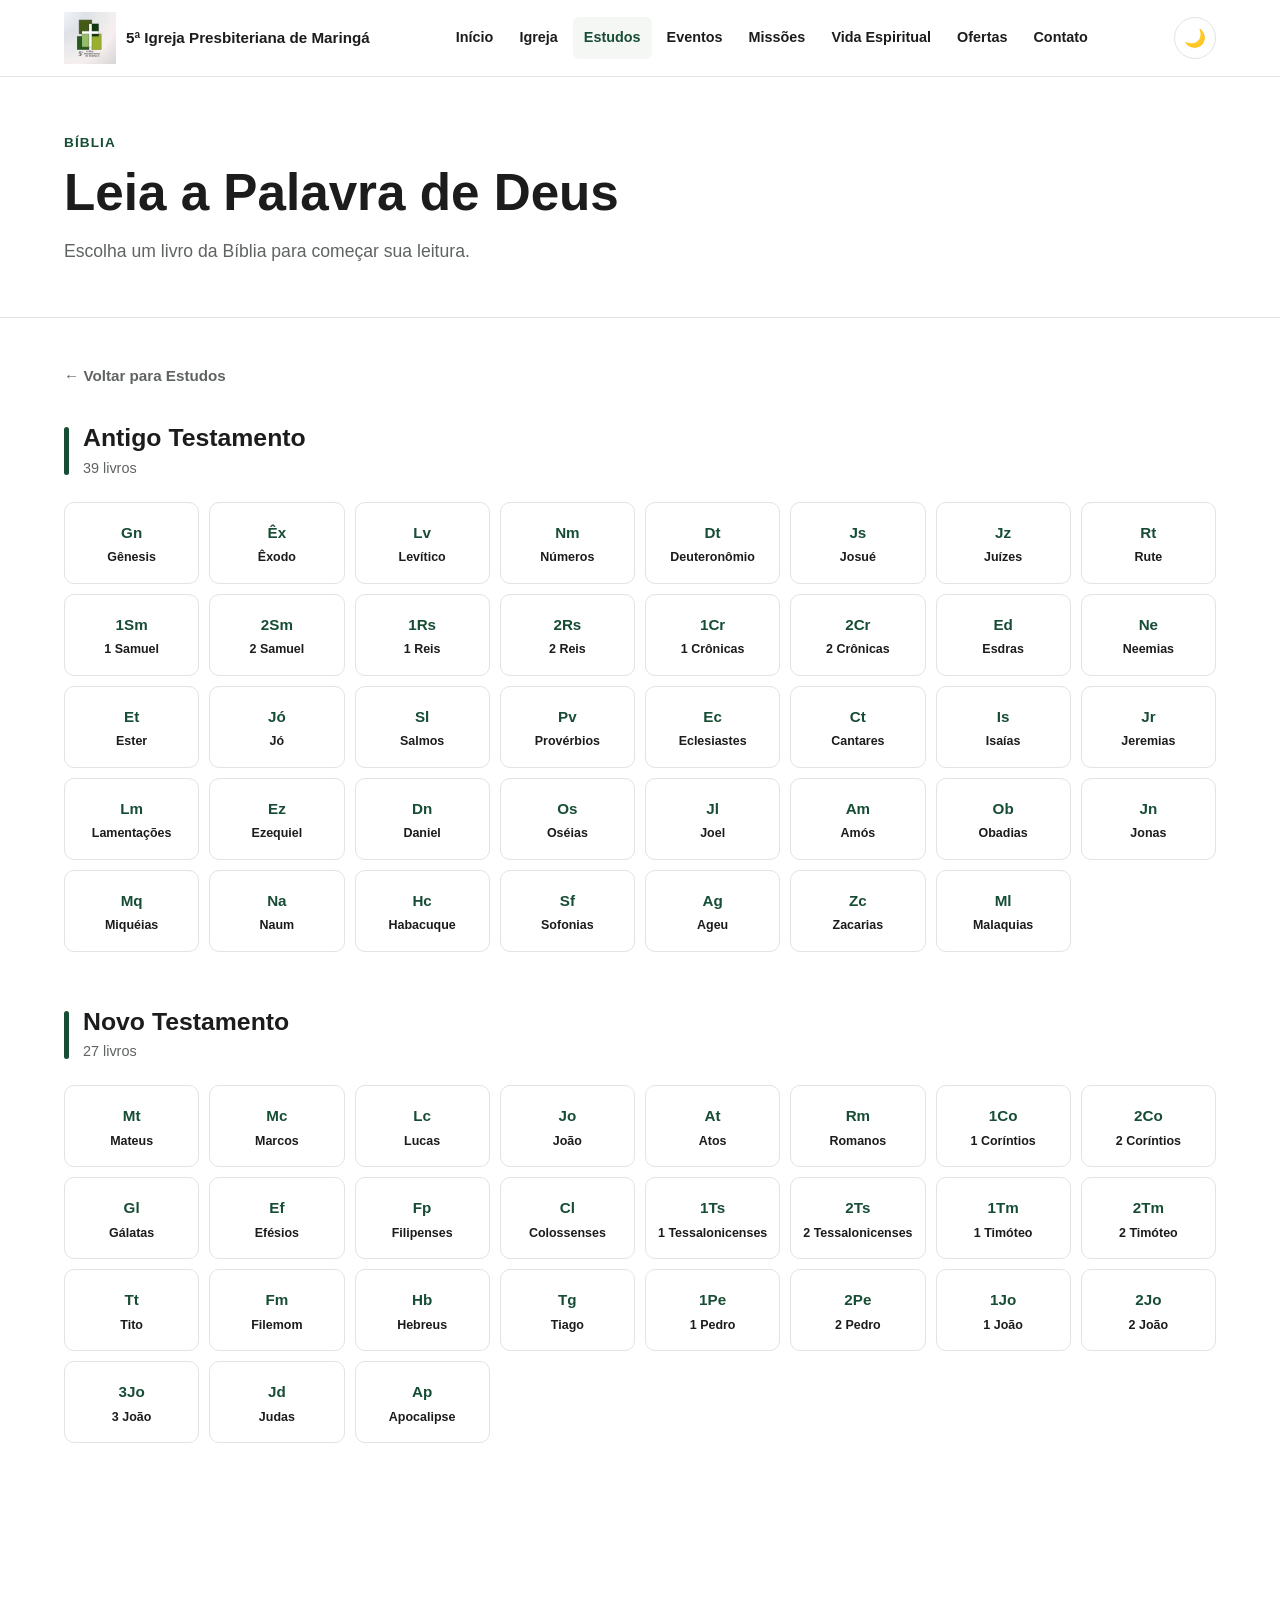
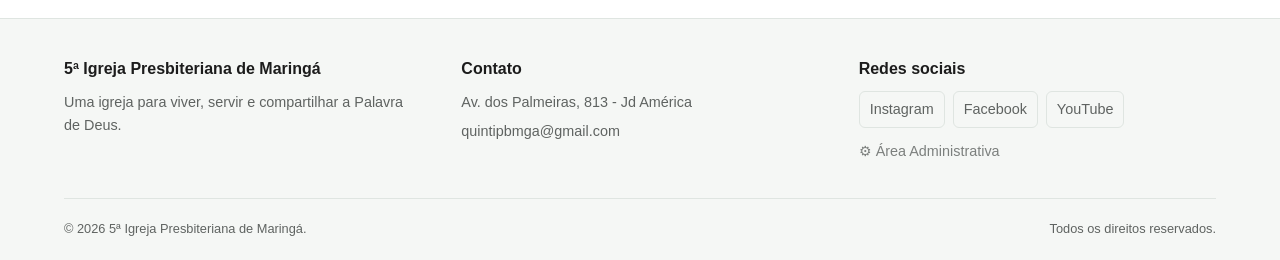
<file: pages/estudos/biblia/index.html>
<!DOCTYPE html>
<html lang="pt-BR">

<head>
    <meta charset="UTF-8">
    <meta name="viewport" content="width=device-width, initial-scale=1.0">

    <meta
        name="description"
        content="Bíblia — 5ª Igreja Presbiteriana de Maringá"
    >

    <title>Bíblia — SIPB Maringá</title>

    <link
        rel="icon"
        type="image/x-icon"
        href="../../../asssets/logo/ipb.ico"
    >

    <link
        rel="stylesheet"
        href="../../../beckend/css/global.css"
    >

    <link
        rel="stylesheet"
        href="../../../beckend/css/components.css"
    >

    <link
        rel="stylesheet"
        href="biblia.css"
    >
</head>

<body data-root="../../../">

    <header id="header"></header>

    <main>

        <!-- INTRODUÇÃO -->
        <section class="biblia-intro">

            <div class="biblia-container">

                <p class="biblia-label">
                    Bíblia
                </p>

                <h1>
                    Leia a Palavra de Deus
                </h1>

                <p class="biblia-texto">
                    Escolha um livro da Bíblia para começar sua leitura.
                </p>

            </div>

        </section>


        <!-- CONTEÚDO -->
        <section class="biblia-conteudo">

            <div class="biblia-container">

                <a
                    href="../estudos.html"
                    class="biblia-voltar"
                >
                    ← Voltar para Estudos
                </a>


                <!-- ANTIGO TESTAMENTO -->
                <section class="biblia-testamento">

                    <div class="biblia-testamento-titulo">

                        <span class="biblia-testamento-linha"></span>

                        <div>

                            <p>
                                Antigo Testamento
                            </p>

                            <span>
                                39 livros
                            </span>

                        </div>

                    </div>

                    <div
                        class="biblia-livros-grid"
                        id="biblia-antigo-testamento"
                    ></div>

                </section>


                <!-- NOVO TESTAMENTO -->
                <section class="biblia-testamento">

                    <div class="biblia-testamento-titulo">

                        <span class="biblia-testamento-linha"></span>

                        <div>

                            <p>
                                Novo Testamento
                            </p>

                            <span>
                                27 livros
                            </span>

                        </div>

                    </div>

                    <div
                        class="biblia-livros-grid"
                        id="biblia-novo-testamento"
                    ></div>

                </section>


                <!-- CAPÍTULOS -->
                <section
                    class="biblia-capitulos-area"
                    id="biblia-capitulos-area"
                    hidden
                >

                    <div class="biblia-capitulos-cabecalho">

                        <button
                            type="button"
                            class="biblia-voltar-livros"
                            id="biblia-voltar-livros"
                        >
                            ← Voltar para livros
                        </button>

                        <p class="biblia-capitulos-label">
                            Livro selecionado
                        </p>

                        <h2 id="biblia-livro-titulo"></h2>

                        <p id="biblia-livro-informacao"></p>

                    </div>

                    <div
                        class="biblia-capitulos-grid"
                        id="biblia-capitulos-grid"
                    ></div>

                </section>


                <!-- LEITOR -->
                <section
                    class="biblia-leitor"
                    id="biblia-leitor"
                    hidden
                >

                    <div class="biblia-leitor-cabecalho">

                        <button
                            type="button"
                            class="biblia-voltar-capitulos"
                            id="biblia-voltar-capitulos"
                        >
                            ← Voltar para capítulos
                        </button>

                        <div class="biblia-leitor-versao">

                            <span>
                                Versão
                            </span>

                            <strong id="biblia-versao-nome">
                                Almeida
                            </strong>

                        </div>

                        <p class="biblia-leitor-label">
                            Leitura
                        </p>

                        <h2 id="biblia-leitor-titulo">
                            João 3
                        </h2>

                        <p id="biblia-leitor-subtitulo">
                            Carregando capítulo...
                        </p>

                    </div>


                    <!-- MENSAGEM DE CARREGAMENTO -->
                    <div
                        class="biblia-leitor-status"
                        id="biblia-leitor-status"
                    >
                        Carregando capítulo...
                    </div>


                    <!-- TEXTO -->
                    <article
                        class="biblia-leitor-texto"
                        id="biblia-leitor-texto"
                    ></article>


                    <!-- NAVEGAÇÃO -->
                    <div
                        class="biblia-leitor-navegacao"
                        id="biblia-leitor-navegacao"
                        hidden
                    >

                        <button
                            type="button"
                            id="biblia-capitulo-anterior"
                            class="biblia-navegacao-botao"
                        >
                            ← Capítulo anterior
                        </button>

                        <button
                            type="button"
                            id="biblia-capitulo-proximo"
                            class="biblia-navegacao-botao"
                        >
                            Próximo capítulo →
                        </button>

                    </div>

                </section>

            </div>

        </section>

    </main>


    <footer id="footer"></footer>


    <script src="../../../beckend/js/global.js"></script>

    <script src="../../../beckend/js/components.js"></script>

    <script src="biblia.js"></script>

</body>

</html>
</file>
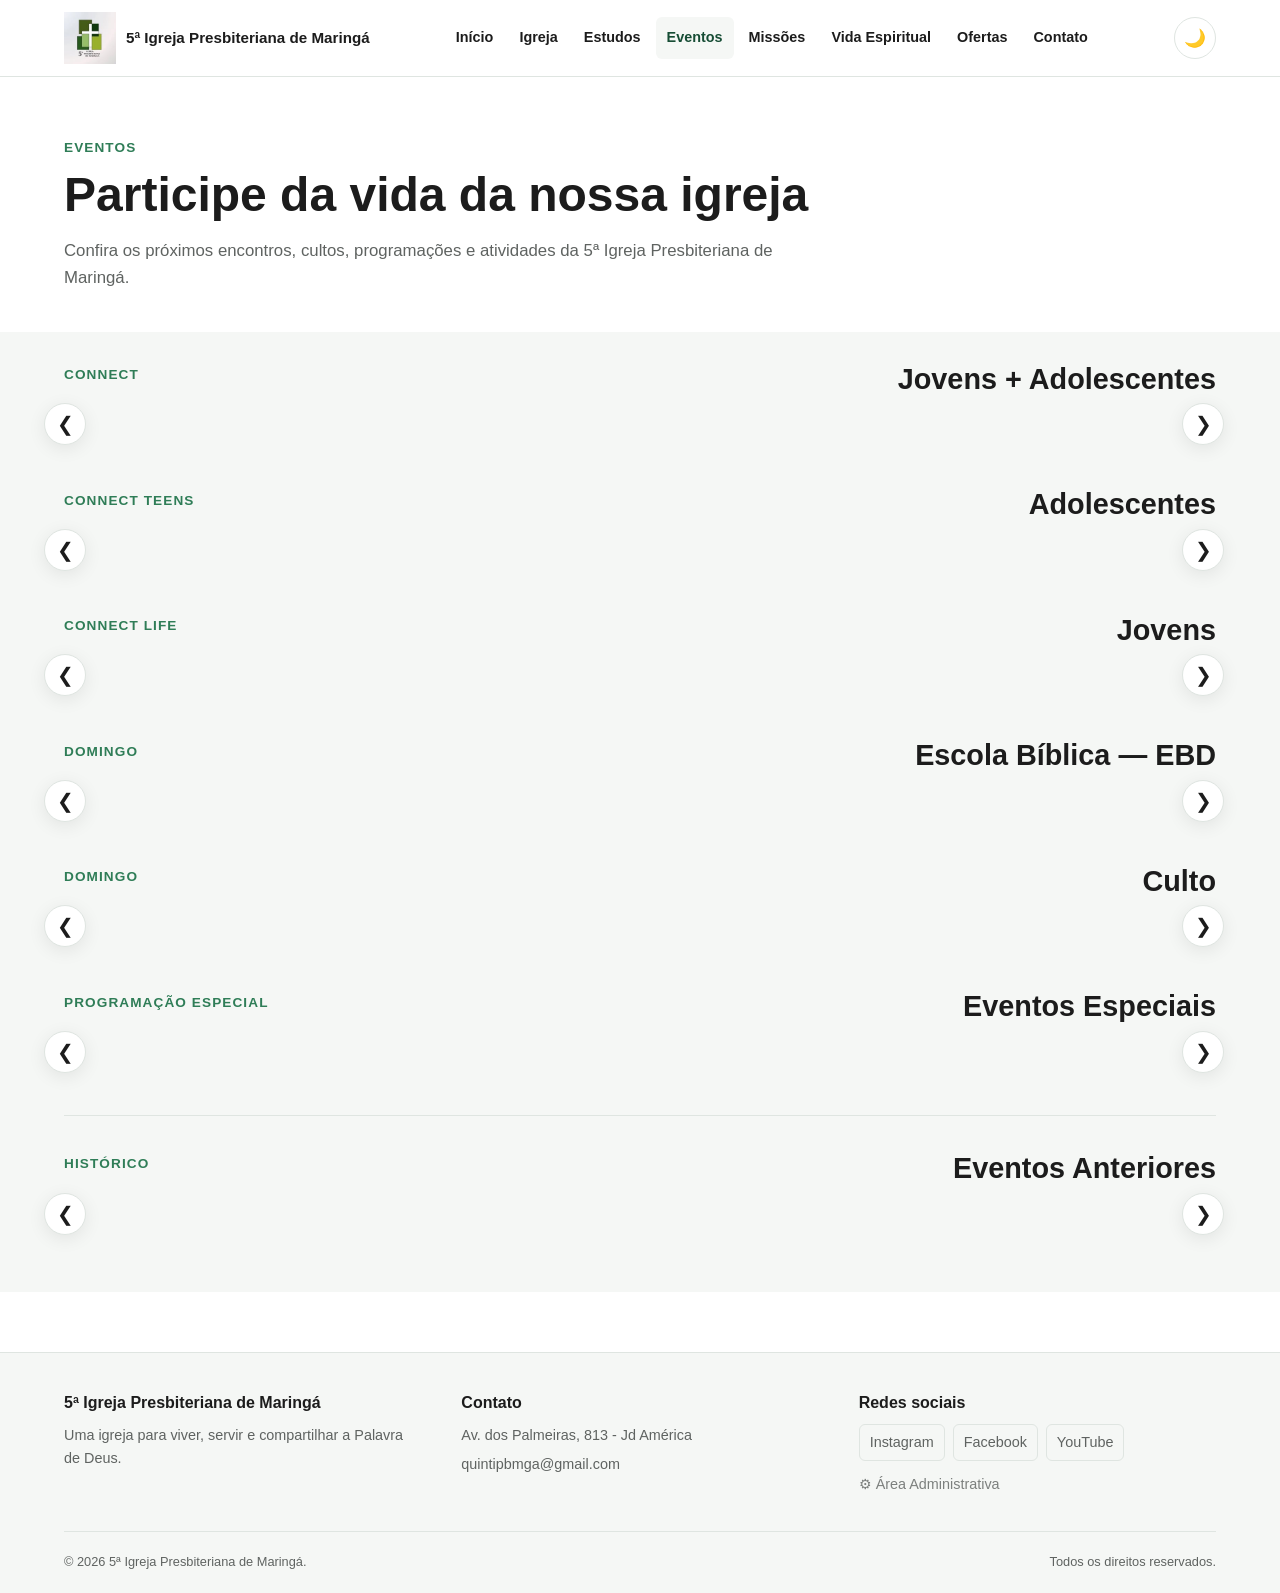
<file: pages/eventos/eventos.html>
<!DOCTYPE html>
<html lang="pt-BR">

<head>

    <meta charset="UTF-8">

    <meta
        name="viewport"
        content="width=device-width, initial-scale=1.0"
    >

    <meta
        name="description"
        content="Confira os próximos eventos da 5ª Igreja Presbiteriana de Maringá."
    >

    <title>
        Eventos — 5ª Igreja Presbiteriana de Maringá
    </title>

    <link
        rel="icon"
        href="../../asssets/logo/ipb.ico"
    >

    <link
        rel="stylesheet"
        href="../../beckend/css/global.css"
    >

    <link
        rel="stylesheet"
        href="../../beckend/css/components.css"
    >

    <link
        rel="stylesheet"
        href="eventos.css"
    >

</head>


<body data-root="../../">


    <!-- =====================================================
         HEADER
         ===================================================== -->

    <header id="header"></header>


    <!-- =====================================================
         CONTEÚDO PRINCIPAL
         ===================================================== -->

    <main>


        <!-- =================================================
             INTRODUÇÃO
             ================================================= -->

        <section class="eventos-intro">

            <div class="eventos-container">

                <p class="eventos-label">
                    Eventos
                </p>

                <h1>
                    Participe da vida da nossa igreja
                </h1>

                <p class="eventos-texto">
                    Confira os próximos encontros, cultos,
                    programações e atividades da
                    5ª Igreja Presbiteriana de Maringá.
                </p>

            </div>

        </section>


        <!-- =================================================
             PROGRAMAÇÕES FIXAS
             ================================================= -->

        <section class="eventos-conteudo">

            <div class="eventos-container">


                <!-- =============================================
                     CONNECT — JOVENS + ADOLESCENTES
                     ============================================= -->

                <div class="eventos-grupo eventos-carrossel-grupo">

                    <div class="eventos-grupo-cabecalho">

                        <p class="eventos-secao-label">
                            Connect
                        </p>

                        <h2>
                            Jovens + Adolescentes
                        </h2>

                    </div>


                    <div class="eventos-carrossel">

                        <button
                            type="button"
                            class="eventos-carrossel-btn eventos-carrossel-anterior"
                            aria-label="Evento anterior"
                        >
                            &#10094;
                        </button>


                        <div
                            class="eventos-carrossel-lista"
                            id="eventos-connect-misto"
                        ></div>


                        <button
                            type="button"
                            class="eventos-carrossel-btn eventos-carrossel-proximo"
                            aria-label="Próximo evento"
                        >
                            &#10095;
                        </button>

                    </div>

                </div>


                <!-- =============================================
                     CONNECT — ADOLESCENTES
                     ============================================= -->

                <div class="eventos-grupo eventos-carrossel-grupo">

                    <div class="eventos-grupo-cabecalho">

                        <p class="eventos-secao-label">
                            Connect Teens
                        </p>

                        <h2>
                            Adolescentes
                        </h2>

                    </div>


                    <div class="eventos-carrossel">

                        <button
                            type="button"
                            class="eventos-carrossel-btn eventos-carrossel-anterior"
                            aria-label="Evento anterior"
                        >
                            &#10094;
                        </button>


                        <div
                            class="eventos-carrossel-lista"
                            id="eventos-connect-adolescentes"
                        ></div>


                        <button
                            type="button"
                            class="eventos-carrossel-btn eventos-carrossel-proximo"
                            aria-label="Próximo evento"
                        >
                            &#10095;
                        </button>

                    </div>

                </div>


                <!-- =============================================
                     CONNECT — JOVENS
                     ============================================= -->

                <div class="eventos-grupo eventos-carrossel-grupo">

                    <div class="eventos-grupo-cabecalho">

                        <p class="eventos-secao-label">
                            Connect Life
                        </p>

                        <h2>
                            Jovens
                        </h2>

                    </div>


                    <div class="eventos-carrossel">

                        <button
                            type="button"
                            class="eventos-carrossel-btn eventos-carrossel-anterior"
                            aria-label="Evento anterior"
                        >
                            &#10094;
                        </button>


                        <div
                            class="eventos-carrossel-lista"
                            id="eventos-connect-jovens"
                        ></div>


                        <button
                            type="button"
                            class="eventos-carrossel-btn eventos-carrossel-proximo"
                            aria-label="Próximo evento"
                        >
                            &#10095;
                        </button>

                    </div>

                </div>


                <!-- =============================================
                     ESCOLA BÍBLICA
                     ============================================= -->

                <div class="eventos-grupo eventos-carrossel-grupo">

                    <div class="eventos-grupo-cabecalho">

                        <p class="eventos-secao-label">
                            Domingo
                        </p>

                        <h2>
                            Escola Bíblica — EBD
                        </h2>

                    </div>


                    <div class="eventos-carrossel">

                        <button
                            type="button"
                            class="eventos-carrossel-btn eventos-carrossel-anterior"
                            aria-label="Evento anterior"
                        >
                            &#10094;
                        </button>


                        <div
                            class="eventos-carrossel-lista"
                            id="eventos-ebd"
                        ></div>


                        <button
                            type="button"
                            class="eventos-carrossel-btn eventos-carrossel-proximo"
                            aria-label="Próximo evento"
                        >
                            &#10095;
                        </button>

                    </div>

                </div>


                <!-- =============================================
                     CULTO
                     ============================================= -->

                <div class="eventos-grupo eventos-carrossel-grupo">

                    <div class="eventos-grupo-cabecalho">

                        <p class="eventos-secao-label">
                            Domingo
                        </p>

                        <h2>
                            Culto
                        </h2>

                    </div>


                    <div class="eventos-carrossel">

                        <button
                            type="button"
                            class="eventos-carrossel-btn eventos-carrossel-anterior"
                            aria-label="Evento anterior"
                        >
                            &#10094;
                        </button>


                        <div
                            class="eventos-carrossel-lista"
                            id="eventos-culto"
                        ></div>


                        <button
                            type="button"
                            class="eventos-carrossel-btn eventos-carrossel-proximo"
                            aria-label="Próximo evento"
                        >
                            &#10095;
                        </button>

                    </div>

                </div>


                <!-- =============================================
                     EVENTOS ESPECIAIS
                     ============================================= -->

                <div class="eventos-grupo eventos-carrossel-grupo">

                    <div class="eventos-grupo-cabecalho">

                        <p class="eventos-secao-label">
                            Programação especial
                        </p>

                        <h2>
                            Eventos Especiais
                        </h2>

                    </div>


                    <div class="eventos-carrossel">

                        <button
                            type="button"
                            class="eventos-carrossel-btn eventos-carrossel-anterior"
                            aria-label="Evento anterior"
                        >
                            &#10094;
                        </button>


                        <div
                            class="eventos-carrossel-lista"
                            id="eventos-especiais"
                        ></div>


                        <button
                            type="button"
                            class="eventos-carrossel-btn eventos-carrossel-proximo"
                            aria-label="Próximo evento"
                        >
                            &#10095;
                        </button>

                    </div>

                </div>


                <!-- =============================================
                     EVENTOS ANTERIORES
                     ============================================= -->

                <div class="eventos-grupo eventos-anteriores">

                    <div class="eventos-grupo-cabecalho">

                        <p class="eventos-secao-label">
                            Histórico
                        </p>

                        <h2>
                            Eventos Anteriores
                        </h2>

                    </div>


                    <div class="eventos-carrossel">

                        <button
                            type="button"
                            class="eventos-carrossel-btn eventos-carrossel-anterior"
                            aria-label="Evento anterior"
                        >
                            &#10094;
                        </button>


                        <div
                            class="eventos-carrossel-lista"
                            id="eventos-anteriores"
                        ></div>


                        <button
                            type="button"
                            class="eventos-carrossel-btn eventos-carrossel-proximo"
                            aria-label="Próximo evento"
                        >
                            &#10095;
                        </button>

                    </div>

                </div>


            </div>

        </section>


    </main>


    <!-- =====================================================
         FOOTER
         ===================================================== -->

    <footer id="footer"></footer>


    <!-- =====================================================
         JAVASCRIPT
         ===================================================== -->

    <script src="../../beckend/js/global.js"></script>

    <script src="../../beckend/js/components.js"></script>

    <script src="eventos.js"></script>


</body>

</html>
</file>
<file: beckend/css/global.css>
/* =========================================================
   GLOBAL — SIPB MARINGÁ
   ========================================================= */


/* =========================================================
   VARIÁVEIS
   ========================================================= */

:root {

    /* =====================================================
       CORES PRINCIPAIS DA IDENTIDADE
       ===================================================== */

    --verde-principal: #174d35;
    --verde-escuro: #174d35;
    --verde-medio: #2f7d57;
    --verde-claro: #7fba9a;


    /* =====================================================
       TEMA CLARO
       ===================================================== */

    --cor-fundo: #ffffff;

    --cor-fundo-secundario: #f5f7f5;

    --cor-fundo-card: #ffffff;

    --cor-texto: #1c1c1c;

    --cor-texto-secundario: #5f6361;

    --cor-borda: #dfe5e1;


    /* =====================================================
       HEADER
       ===================================================== */

    --header-fundo: #ffffff;

    --header-texto: #1c1c1c;


    /* =====================================================
       BOTÕES
       ===================================================== */

    --botao-fundo: var(--verde-escuro);

    --botao-texto: #ffffff;

    --botao-hover: #236846;


    /* =====================================================
       SOMBRAS
       ===================================================== */

    --sombra-suave:
        0 4px 18px rgba(0, 0, 0, 0.08);


    /* =====================================================
       DIMENSÕES
       ===================================================== */

    --largura-conteudo: 1180px;

    --altura-header: 76px;


    /* =====================================================
       BORDAS
       ===================================================== */

    --raio-pequeno: 6px;

    --raio-medio: 10px;

    --raio-grande: 16px;


    /* =====================================================
       TRANSIÇÕES
       ===================================================== */

    --transicao: 0.25s ease;
}


/* =========================================================
   TEMA ESCURO
   ========================================================= */

[data-theme="dark"] {

    --cor-fundo: #101412;

    --cor-fundo-secundario: #171c19;

    --cor-fundo-card: #1d2420;


    --cor-texto: #f1f3f1;

    --cor-texto-secundario: #b7beb9;

    --cor-borda: #303832;


    --header-fundo: #141916;

    --header-texto: #f1f3f1;


    --botao-fundo: #4f9a72;

    --botao-texto: #ffffff;

    --botao-hover: #65ad86;


    --sombra-suave:
        0 4px 18px rgba(0, 0, 0, 0.35);
}


/* =========================================================
   RESET
   ========================================================= */

* {
    margin: 0;

    padding: 0;

    box-sizing: border-box;
}


/* =========================================================
   HTML / BODY
   ========================================================= */

html {
    scroll-behavior: smooth;
}


body {

    min-height: 100vh;

    background-color: var(--cor-fundo);

    color: var(--cor-texto);

    font-family:
        Arial,
        Helvetica,
        sans-serif;

    line-height: 1.6;

    transition:
        background-color var(--transicao),
        color var(--transicao);
}


/* =========================================================
   ELEMENTOS GERAIS
   ========================================================= */

img {

    display: block;

    max-width: 100%;
}


button,
input,
textarea,
select {

    font: inherit;
}


button {

    cursor: pointer;
}


a {

    color: inherit;

    text-decoration: none;
}


/* =========================================================
   CONTEÚDO
   ========================================================= */

main {

    width: 100%;
}


.container {

    width:
        min(
            var(--largura-conteudo),
            90%
        );

    margin: 0 auto;
}


/* =========================================================
   TÍTULOS
   ========================================================= */

h1,
h2,
h3,
h4,
h5,
h6 {

    line-height: 1.2;

    color: var(--cor-texto);
}


p {

    color: var(--cor-texto-secundario);
}


/* =========================================================
   SEÇÕES
   ========================================================= */

section {

    width: 100%;
}


/* =========================================================
   BOTÕES
   ========================================================= */

button,
.btn {

    border: none;

    border-radius:
        var(--raio-medio);

    transition:
        background-color var(--transicao),
        color var(--transicao),
        transform var(--transicao),
        box-shadow var(--transicao);
}


.btn {

    display: inline-flex;

    align-items: center;

    justify-content: center;

    padding: 12px 22px;

    background-color:
        var(--botao-fundo);

    color:
        var(--botao-texto);

    font-weight: 600;
}


.btn:hover {

    background-color:
        var(--botao-hover);

    transform:
        translateY(-1px);
}


/* =========================================================
   LINKS
   ========================================================= */

a {

    transition:
        color var(--transicao),
        opacity var(--transicao);
}


/* =========================================================
   ACESSIBILIDADE — FOCO
   ========================================================= */

:focus-visible {

    outline:
        3px solid var(--verde-claro);

    outline-offset: 3px;
}


/* =========================================================
   SELEÇÃO DE TEXTO
   ========================================================= */

::selection {

    background-color:
        var(--verde-escuro);

    color:
        #ffffff;
}


/* =========================================================
   RESPONSIVIDADE
   ========================================================= */

@media (max-width: 768px) {

    :root {

        --altura-header: 68px;
    }


    .container {

        width:
            min(
                92%,
                var(--largura-conteudo)
            );
    }


    body {

        font-size: 15px;
    }
}


/* =========================================================
   REDUÇÃO DE MOVIMENTO
   ========================================================= */

@media (prefers-reduced-motion: reduce) {

    html {

        scroll-behavior: auto;
    }


    *,
    *::before,
    *::after {

        transition-duration:
            0.01ms !important;

        animation-duration:
            0.01ms !important;

        animation-iteration-count:
            1 !important;
    }
}
</file>
<file: beckend/css/components.css>
/* =========================================================
   COMPONENTS — SIPB MARINGÁ
   ========================================================= */

/* =========================================================
   HEADER
   ========================================================= */

.site-header {
    position: sticky;
    top: 0;
    z-index: 1000;

    width: 100%;

    background-color: var(--header-fundo);
    border-bottom: 1px solid var(--cor-borda);

    transition:
        background-color var(--transicao),
        border-color var(--transicao),
        box-shadow var(--transicao);
}

.site-header.scrolled {
    box-shadow: var(--sombra-suave);
}


/* =========================================================
   HEADER — CONTAINER
   ========================================================= */

.header-container {
    width: min(var(--largura-conteudo), 90%);
    min-height: var(--altura-header);

    margin: 0 auto;

    display: flex;
    align-items: center;
    justify-content: space-between;

    gap: 30px;
}


/* =========================================================
   LOGO
   ========================================================= */

.site-logo {
    display: flex;
    align-items: center;

    flex-shrink: 0;
}

.site-logo img {
    width: 52px;
    height: 52px;

    object-fit: contain;
}

.site-logo-text {
    margin-left: 10px;

    font-size: 0.95rem;
    font-weight: 700;

    color: var(--header-texto);

    white-space: nowrap;
}


/* =========================================================
   NAVEGAÇÃO
   ========================================================= */

.main-nav {
    display: flex;
    align-items: center;
    justify-content: center;

    gap: 4px;
}

.main-nav a {
    display: inline-flex;
    align-items: center;
    justify-content: center;

    min-height: 42px;

    padding: 8px 11px;

    color: var(--header-texto);

    font-size: 0.9rem;
    font-weight: 600;

    border-radius: var(--raio-pequeno);

    transition:
        background-color var(--transicao),
        color var(--transicao);
}

.main-nav a:hover {
    background-color: var(--cor-fundo-secundario);
}

.main-nav a.active {
    color: var(--verde-escuro);
    background-color: var(--cor-fundo-secundario);
}

[data-theme="dark"] .main-nav a.active {
    color: var(--verde-claro);
}


/* =========================================================
   AÇÕES DO HEADER
   ========================================================= */

.header-actions {
    display: flex;
    align-items: center;

    gap: 8px;

    flex-shrink: 0;
}


/* =========================================================
   BOTÃO DO TEMA
   ========================================================= */

.theme-toggle {
    width: 42px;
    height: 42px;

    display: inline-flex;
    align-items: center;
    justify-content: center;

    padding: 0;

    background-color: transparent;
    color: var(--header-texto);

    border: 1px solid var(--cor-borda);
    border-radius: 50%;

    font-size: 1.1rem;

    transition:
        background-color var(--transicao),
        border-color var(--transicao),
        transform var(--transicao);
}

.theme-toggle:hover {
    background-color: var(--cor-fundo-secundario);

    transform: rotate(8deg);
}


/* =========================================================
   BOTÃO MENU MOBILE
   ========================================================= */

.mobile-menu-toggle {
    display: none;

    width: 42px;
    height: 42px;

    align-items: center;
    justify-content: center;

    padding: 0;

    background-color: transparent;
    color: var(--header-texto);

    border: 1px solid var(--cor-borda);
    border-radius: var(--raio-pequeno);

    font-size: 1.3rem;
}


/* =========================================================
   FOOTER
   ========================================================= */

.site-footer {
    width: 100%;

    margin-top: 60px;

    padding: 40px 0 20px;

    background-color: var(--cor-fundo-secundario);

    border-top: 1px solid var(--cor-borda);

    transition:
        background-color var(--transicao),
        border-color var(--transicao);
}

.footer-container {
    width: min(var(--largura-conteudo), 90%);

    margin: 0 auto;
}


/* =========================================================
   FOOTER — CONTEÚDO
   ========================================================= */

.footer-content {
    display: grid;

    grid-template-columns: repeat(3, 1fr);

    gap: 40px;
}

.footer-column h3 {
    margin-bottom: 12px;

    font-size: 1rem;

    color: var(--cor-texto);
}

.footer-column p {
    margin-bottom: 6px;

    font-size: 0.9rem;
}

.footer-column a {
    color: var(--cor-texto-secundario);

    font-size: 0.9rem;
}

.footer-column a:hover {
    color: var(--verde-escuro);
}

[data-theme="dark"] .footer-column a:hover {
    color: var(--verde-claro);
}


/* =========================================================
   FOOTER — REDES SOCIAIS
   ========================================================= */

.footer-social {
    display: flex;
    flex-wrap: wrap;

    gap: 8px;

    margin-top: 10px;
}

.footer-social a {
    display: inline-flex;
    align-items: center;

    padding: 6px 10px;

    border: 1px solid var(--cor-borda);
    border-radius: var(--raio-pequeno);

    transition:
        background-color var(--transicao),
        border-color var(--transicao);
}

.footer-social a:hover {
    background-color: var(--cor-fundo-card);
}


/* =========================================================
   ÁREA ADMINISTRATIVA
   ========================================================= */

.admin-access {
    display: inline-flex;
    align-items: center;

    gap: 6px;

    margin-top: 12px;

    color: var(--cor-texto-secundario);

    font-size: 0.8rem;

    opacity: 0.8;

    transition:
        color var(--transicao),
        opacity var(--transicao);
}

.admin-access:hover {
    color: var(--cor-texto);
    opacity: 1;
}


/* =========================================================
   FOOTER — COPYRIGHT
   ========================================================= */

.footer-bottom {
    display: flex;
    align-items: center;
    justify-content: space-between;

    gap: 20px;

    margin-top: 35px;
    padding-top: 20px;

    border-top: 1px solid var(--cor-borda);
}

.footer-bottom p {
    margin: 0;

    font-size: 0.8rem;
}


/* =========================================================
   MOBILE
   ========================================================= */

@media (max-width: 950px) {

    .header-container {
        gap: 15px;
    }

    .main-nav {
        gap: 0;
    }

    .main-nav a {
        padding: 8px 7px;

        font-size: 0.82rem;
    }

    .site-logo-text {
        font-size: 0.85rem;
    }
}


/* =========================================================
   TABLET / CELULAR
   ========================================================= */

@media (max-width: 800px) {

    .main-nav {
        position: absolute;

        top: 100%;
        left: 0;
        right: 0;

        display: none;
        flex-direction: column;
        align-items: stretch;

        padding: 15px;

        background-color: var(--header-fundo);

        border-bottom: 1px solid var(--cor-borda);

        box-shadow: var(--sombra-suave);
    }

    .main-nav.open {
        display: flex;
    }

    .main-nav a {
        width: 100%;

        justify-content: flex-start;

        padding: 12px 15px;

        font-size: 0.95rem;
    }

    .mobile-menu-toggle {
        display: inline-flex;
    }

    .footer-content {
        grid-template-columns: 1fr 1fr;
    }
}


/* =========================================================
   CELULAR
   ========================================================= */

@media (max-width: 550px) {

    .header-container {
        width: 92%;
    }

    .site-logo img {
        width: 45px;
        height: 45px;
    }

    .site-logo-text {
        max-width: 170px;

        overflow: hidden;
        text-overflow: ellipsis;

        font-size: 0.8rem;
    }

    .header-actions {
        gap: 5px;
    }

    .theme-toggle,
    .mobile-menu-toggle {
        width: 38px;
        height: 38px;

        font-size: 1rem;
    }

    .footer-content {
        grid-template-columns: 1fr;

        gap: 25px;
    }

    .footer-bottom {
        flex-direction: column;

        align-items: flex-start;
    }
}
</file>
<file: pages/estudos/biblia/biblia.css>
.biblia-container {
    width: min(1180px, 90%);
    margin: 0 auto;
}


/* =========================================================
   INTRO
   ========================================================= */

.biblia-intro {
    padding: 55px 0 50px;
    background: var(--cor-fundo);
    border-bottom: 1px solid var(--cor-borda);
}

.biblia-label {
    margin: 0 0 10px;
    font-size: .85rem;
    font-weight: 700;
    letter-spacing: .08em;
    text-transform: uppercase;
    color: var(--verde-principal);
}

.biblia-intro h1 {
    max-width: 850px;
    margin: 0 0 14px;
    font-size: clamp(2rem, 4vw, 3.2rem);
    line-height: 1.15;
    color: var(--cor-texto);
}

.biblia-texto {
    max-width: 760px;
    margin: 0;
    font-size: 1.1rem;
    line-height: 1.7;
    color: var(--cor-texto-secundario);
}


/* =========================================================
   CONTEÚDO
   ========================================================= */

.biblia-conteudo {
    padding: 45px 0 60px;
    background: var(--cor-fundo);
}

.biblia-voltar {
    display: inline-flex;
    align-items: center;
    margin-bottom: 35px;
    color: var(--cor-texto-secundario);
    font-size: .95rem;
    font-weight: 600;
    text-decoration: none;
    transition: color .2s ease, transform .2s ease;
}

.biblia-voltar:hover {
    color: var(--verde-principal);
    transform: translateX(-2px);
}


/* =========================================================
   TESTAMENTOS
   ========================================================= */

.biblia-testamento {
    margin-bottom: 55px;
}

.biblia-testamento:last-of-type {
    margin-bottom: 0;
}

.biblia-testamento-titulo {
    display: flex;
    align-items: center;
    gap: 14px;
    margin-bottom: 22px;
}

.biblia-testamento-linha {
    width: 5px;
    height: 48px;
    flex-shrink: 0;
    border-radius: 5px;
    background: var(--verde-principal);
}

.biblia-testamento-titulo p {
    margin: 0;
    font-size: 1.55rem;
    font-weight: 700;
    line-height: 1.2;
    color: var(--cor-texto);
}

.biblia-testamento-titulo div span {
    display: block;
    margin-top: 4px;
    font-size: .9rem;
    color: var(--cor-texto-secundario);
}


/* =========================================================
   LIVROS
   ========================================================= */

.biblia-livros-grid {
    display: grid;
    grid-template-columns: repeat(8, minmax(0, 1fr));
    gap: 10px;
}

.biblia-livro {
    display: flex;
    flex-direction: column;
    align-items: center;
    justify-content: center;
    min-height: 82px;
    padding: 10px 7px;

    background: var(--cor-fundo);
    border: 1px solid var(--cor-borda);
    border-radius: 10px;

    cursor: pointer;

    color: var(--cor-texto);

    transition:
        transform .2s ease,
        border-color .2s ease,
        box-shadow .2s ease,
        background-color .2s ease;
}

.biblia-livro:hover {
    transform: translateY(-3px);
    border-color: var(--verde-principal);
    box-shadow: 0 8px 20px rgba(0, 0, 0, .08);
    background: var(--verde-suave);
}

.biblia-livro:focus-visible {
    outline: 3px solid var(--verde-principal);
    outline-offset: 2px;
}

.biblia-livro-abreviacao {
    margin-bottom: 5px;
    font-size: .95rem;
    font-weight: 800;
    color: var(--verde-principal);
}

.biblia-livro-nome {
    font-size: .78rem;
    font-weight: 600;
    line-height: 1.2;
    text-align: center;
    color: var(--cor-texto);
}


/* =========================================================
   CAPÍTULOS
   ========================================================= */

.biblia-capitulos-area {
    margin-top: 50px;
    padding-top: 45px;
    border-top: 1px solid var(--cor-borda);
}

.biblia-capitulos-area[hidden] {
    display: none;
}

.biblia-capitulos-cabecalho {
    margin-bottom: 25px;
}

.biblia-voltar-livros {
    display: inline-flex;
    margin-bottom: 18px;
    padding: 0;

    border: 0;
    background: transparent;

    color: var(--cor-texto-secundario);

    font: inherit;
    font-size: .95rem;
    font-weight: 600;

    cursor: pointer;

    transition: color .2s ease;
}

.biblia-voltar-livros:hover {
    color: var(--verde-principal);
}

.biblia-capitulos-label {
    margin: 0 0 5px;
    font-size: .8rem;
    font-weight: 700;
    letter-spacing: .08em;
    text-transform: uppercase;
    color: var(--verde-principal);
}

.biblia-capitulos-cabecalho h2 {
    margin: 0 0 5px;
    font-size: clamp(1.7rem, 3vw, 2.3rem);
    color: var(--cor-texto);
}

.biblia-capitulos-cabecalho > p:last-child {
    margin: 0;
    color: var(--cor-texto-secundario);
    font-size: .95rem;
}

.biblia-capitulos-grid {
    display: grid;
    grid-template-columns: repeat(8, minmax(0, 1fr));
    gap: 10px;
}

.biblia-capitulo {
    display: flex;
    align-items: center;
    justify-content: center;

    min-height: 58px;

    border: 1px solid var(--cor-borda);
    border-radius: 10px;

    background: var(--cor-fundo);
    color: var(--cor-texto);

    font-size: 1rem;
    font-weight: 700;

    cursor: pointer;

    transition:
        transform .2s ease,
        border-color .2s ease,
        background-color .2s ease,
        box-shadow .2s ease;
}

.biblia-capitulo:hover {
    transform: translateY(-2px);
    border-color: var(--verde-principal);
    background: var(--verde-suave);
    box-shadow: 0 6px 16px rgba(0, 0, 0, .08);
}

.biblia-capitulo:focus-visible {
    outline: 3px solid var(--verde-principal);
    outline-offset: 2px;
}


/* =========================================================
   LEITOR
   ========================================================= */

.biblia-leitor {
    margin-top: 55px;
    padding-top: 45px;

    border-top: 1px solid var(--cor-borda);
}

.biblia-leitor[hidden] {
    display: none;
}

.biblia-leitor-cabecalho {
    position: relative;
    margin-bottom: 30px;
    padding-bottom: 25px;
    border-bottom: 1px solid var(--cor-borda);
}

.biblia-voltar-capitulos {
    display: inline-flex;

    margin-bottom: 22px;
    padding: 0;

    border: 0;
    background: transparent;

    color: var(--cor-texto-secundario);

    font: inherit;
    font-size: .95rem;
    font-weight: 600;

    cursor: pointer;

    transition: color .2s ease;
}

.biblia-voltar-capitulos:hover {
    color: var(--verde-principal);
}

.biblia-leitor-versao {
    position: absolute;
    top: 0;
    right: 0;

    display: flex;
    align-items: center;
    gap: 7px;

    padding: 8px 12px;

    border: 1px solid var(--cor-borda);
    border-radius: 8px;

    background: var(--cor-fundo);
}

.biblia-leitor-versao span {
    font-size: .78rem;
    color: var(--cor-texto-secundario);
}

.biblia-leitor-versao strong {
    font-size: .85rem;
    color: var(--verde-principal);
}

.biblia-leitor-label {
    margin: 0 0 5px;

    font-size: .8rem;
    font-weight: 700;

    letter-spacing: .08em;
    text-transform: uppercase;

    color: var(--verde-principal);
}

.biblia-leitor-cabecalho h2 {
    margin: 0 0 7px;

    font-size: clamp(2rem, 4vw, 3rem);
    line-height: 1.15;

    color: var(--cor-texto);
}

#biblia-leitor-subtitulo {
    margin: 0;

    color: var(--cor-texto-secundario);
    font-size: .95rem;
}


/* =========================================================
   STATUS
   ========================================================= */

.biblia-leitor-status {
    padding: 25px;

    border: 1px solid var(--cor-borda);
    border-radius: 12px;

    background: var(--cor-fundo);

    color: var(--cor-texto-secundario);

    text-align: center;
}

.biblia-leitor-status.erro {
    border-color: #c94b4b;
    color: #b83232;
}


/* =========================================================
   TEXTO BÍBLICO
   ========================================================= */

.biblia-leitor-texto {
    max-width: 820px;
    margin: 0 auto;

    color: var(--cor-texto);

    font-size: 1.08rem;
    line-height: 1.9;
}

.biblia-versiculo {
    margin: 0 0 17px;
}

.biblia-versiculo:last-child {
    margin-bottom: 0;
}

.biblia-versiculo-numero {
    display: inline-block;

    min-width: 28px;
    margin-right: 7px;

    color: var(--verde-principal);

    font-size: .78rem;
    font-weight: 800;

    vertical-align: top;
}

.biblia-versiculo-texto {
    color: var(--cor-texto);
}


/* =========================================================
   NAVEGAÇÃO DO CAPÍTULO
   ========================================================= */

.biblia-leitor-navegacao {
    display: flex;
    justify-content: space-between;
    gap: 15px;

    max-width: 820px;

    margin: 40px auto 0;
    padding-top: 25px;

    border-top: 1px solid var(--cor-borda);
}

.biblia-navegacao-botao {
    padding: 11px 16px;

    border: 1px solid var(--cor-borda);
    border-radius: 8px;

    background: var(--cor-fundo);
    color: var(--cor-texto);

    font: inherit;
    font-size: .9rem;
    font-weight: 600;

    cursor: pointer;

    transition:
        border-color .2s ease,
        background-color .2s ease,
        color .2s ease;
}

.biblia-navegacao-botao:hover:not(:disabled) {
    border-color: var(--verde-principal);
    background: var(--verde-suave);
}

.biblia-navegacao-botao:disabled {
    opacity: .4;
    cursor: not-allowed;
}


/* =========================================================
   DARK MODE
   ========================================================= */

[data-theme="dark"] .biblia-livro:hover,
[data-theme="dark"] .biblia-capitulo:hover,
[data-theme="dark"] .biblia-navegacao-botao:hover:not(:disabled) {
    background: var(--verde-escuro);
}

[data-theme="dark"] .biblia-livro:hover {
    box-shadow: 0 8px 20px rgba(0, 0, 0, .25);
}

[data-theme="dark"] .biblia-capitulo:hover {
    box-shadow: 0 6px 16px rgba(0, 0, 0, .25);
}


/* =========================================================
   RESPONSIVO
   ========================================================= */

@media (max-width: 1000px) {

    .biblia-livros-grid,
    .biblia-capitulos-grid {
        grid-template-columns: repeat(6, minmax(0, 1fr));
    }

}


@media (max-width: 800px) {

    .biblia-livros-grid,
    .biblia-capitulos-grid {
        grid-template-columns: repeat(4, minmax(0, 1fr));
    }

}


@media (max-width: 600px) {

    .biblia-container {
        width: min(100% - 32px, 1180px);
    }

    .biblia-intro {
        padding: 35px 0 40px;
    }

    .biblia-label {
        margin-bottom: 8px;
    }

    .biblia-intro h1 {
        margin-bottom: 12px;
    }

    .biblia-texto {
        font-size: 1rem;
        line-height: 1.6;
    }

    .biblia-conteudo {
        padding: 35px 0 45px;
    }

    .biblia-voltar {
        margin-bottom: 28px;
    }

    .biblia-testamento {
        margin-bottom: 40px;
    }

    .biblia-testamento-titulo {
        margin-bottom: 18px;
    }

    .biblia-testamento-titulo p {
        font-size: 1.3rem;
    }

    .biblia-testamento-linha {
        height: 42px;
    }

    .biblia-livros-grid,
    .biblia-capitulos-grid {
        grid-template-columns: repeat(2, minmax(0, 1fr));
        gap: 9px;
    }

    .biblia-livro {
        min-height: 76px;
    }

    .biblia-capitulo {
        min-height: 54px;
    }

    .biblia-capitulos-area {
        margin-top: 35px;
        padding-top: 35px;
    }

    /* Leitor */

    .biblia-leitor {
        margin-top: 35px;
        padding-top: 35px;
    }

    .biblia-leitor-cabecalho {
        margin-bottom: 25px;
        padding-bottom: 20px;
    }

    .biblia-leitor-versao {
        position: static;

        width: fit-content;
        margin-bottom: 20px;
    }

    .biblia-leitor-texto {
        font-size: 1rem;
        line-height: 1.8;
    }

    .biblia-versiculo {
        margin-bottom: 15px;
    }

    .biblia-leitor-navegacao {
        flex-direction: column;
    }

    .biblia-navegacao-botao {
        width: 100%;
    }

}


/* =========================================================
   ACESSIBILIDADE
   ========================================================= */

@media (prefers-reduced-motion: reduce) {

    .biblia-voltar,
    .biblia-livro,
    .biblia-capitulo,
    .biblia-voltar-livros,
    .biblia-voltar-capitulos,
    .biblia-navegacao-botao {
        transition: none;
    }

}
</file>
<file: pages/eventos/eventos.css>
/* =========================================================
   EVENTOS — SIPB MARINGÁ
   ========================================================= */


/* =========================================================
   CONTAINER
   ========================================================= */

.eventos-container {

    width: min(1180px, 90%);

    margin: 0 auto;

}


/* =========================================================
   INTRODUÇÃO
   ========================================================= */

.eventos-intro {

    padding: 60px 0 40px;

    background: var(--cor-fundo);

}


.eventos-label,
.eventos-secao-label {

    margin-bottom: 8px;

    color: var(--verde-medio);

    font-size: 0.85rem;

    font-weight: 700;

    letter-spacing: 0.08em;

    text-transform: uppercase;

}


.eventos-intro h1 {

    max-width: 760px;

    margin-bottom: 16px;

    color: var(--cor-texto);

    font-size: clamp(2rem, 4vw, 3rem);

    line-height: 1.15;

}


.eventos-texto {

    max-width: 720px;

    color: var(--cor-texto-secundario);

    font-size: 1.05rem;

    line-height: 1.6;

}


/* =========================================================
   CONTEÚDO
   ========================================================= */

.eventos-conteudo {

    padding: 30px 0 70px;

    background: var(--cor-fundo-secundario);

}


/* =========================================================
   GRUPOS DE EVENTOS
   ========================================================= */

.eventos-grupo {

    margin-bottom: 55px;

}


.eventos-grupo:last-child {

    margin-bottom: 0;

}


.eventos-grupo-cabecalho {

    display: flex;

    align-items: center;

    justify-content: space-between;

    gap: 20px;

    margin-bottom: 20px;

}


.eventos-grupo-cabecalho h2 {

    margin: 0;

    color: var(--cor-texto);

    font-size: 1.8rem;

    line-height: 1.2;

}


/* =========================================================
   ÁREA DO CARROSSEL
   ========================================================= */

.eventos-carrossel {

    position: relative;

    display: flex;

    align-items: center;

    width: 100%;

}


/* =========================================================
   LISTA DO CARROSSEL
   ========================================================= */

.eventos-carrossel-lista {

    display: flex;

    width: 100%;

    gap: 18px;

    overflow-x: auto;

    overflow-y: hidden;

    scroll-behavior: smooth;

    scroll-snap-type: x mandatory;

    scrollbar-width: none;

    padding: 4px 2px 12px;

}


.eventos-carrossel-lista::-webkit-scrollbar {

    display: none;

}


/* =========================================================
   CARD DE EVENTO
   ========================================================= */

.evento-card {

    flex: 0 0 calc((100% - 36px) / 3);

    display: flex;

    flex-direction: column;

    min-width: 0;

    overflow: hidden;

    background: var(--cor-fundo-card);

    border: 1px solid var(--cor-borda);

    border-radius: var(--raio-medio);

    box-shadow: var(--sombra-suave);

    scroll-snap-align: start;

    transition:
        transform var(--transicao),
        box-shadow var(--transicao),
        border-color var(--transicao);

}


.evento-card:hover {

    transform: translateY(-3px);

}


/* =========================================================
   IMAGEM DO EVENTO
   ========================================================= */

.evento-imagem {

    width: 100%;

    aspect-ratio: 16 / 9;

    overflow: hidden;

    background: var(--cor-fundo-secundario);

}


.evento-imagem img {

    width: 100%;

    height: 100%;

    display: block;

    object-fit: cover;

    transition: transform var(--transicao);

}


.evento-card:hover .evento-imagem img {

    transform: scale(1.03);

}


/* =========================================================
   CONTEÚDO DO CARD
   ========================================================= */

.evento-conteudo {

    display: flex;

    flex-direction: column;

    flex: 1;

    padding: 20px;

}


/* =========================================================
   TIPO DO EVENTO
   ========================================================= */

.evento-tipo {

    margin-bottom: 6px;

    color: var(--verde-medio);

    font-size: 0.78rem;

    font-weight: 700;

    letter-spacing: 0.07em;

    text-transform: uppercase;

}


/* =========================================================
   TÍTULO
   ========================================================= */

.evento-info h3 {

    margin: 0 0 10px;

    color: var(--cor-texto);

    font-size: 1.2rem;

    line-height: 1.3;

}


/* =========================================================
   DATA E HORÁRIO
   ========================================================= */

.evento-detalhes {

    display: flex;

    flex-direction: column;

    gap: 5px;

    margin-bottom: 6px;

    color: var(--cor-texto-secundario);

    font-size: 0.92rem;

    line-height: 1.45;

}


/* =========================================================
   LOCAL
   ========================================================= */

.evento-local {

    margin-top: 2px;

    color: var(--cor-texto-secundario);

    font-size: 0.9rem;

    line-height: 1.45;

}


/* =========================================================
   DESCRIÇÃO
   ========================================================= */

.evento-descricao {

    margin-top: 10px;

    color: var(--cor-texto-secundario);

    font-size: 0.9rem;

    line-height: 1.5;

}


/* =========================================================
   ÁREA DA AÇÃO
   ========================================================= */

.evento-acoes {

    display: flex;

    align-items: center;

    margin-top: auto;

    padding-top: 18px;

}


/* =========================================================
   BOTÃO DO EVENTO
   ========================================================= */

.evento-botao {

    display: inline-flex;

    align-items: center;

    justify-content: center;

    min-height: 42px;

    padding: 10px 18px;

    background: var(--verde-principal);

    border: 1px solid var(--verde-principal);

    border-radius: var(--raio-pequeno);

    color: #ffffff;

    font-size: 0.9rem;

    font-weight: 700;

    text-decoration: none;

    cursor: pointer;

    transition:
        background var(--transicao),
        border-color var(--transicao),
        transform var(--transicao);

}


.evento-botao:hover {

    transform: translateY(-1px);

}


/* =========================================================
   EVENTO EM DESTAQUE
   ========================================================= */

.evento-card.destaque {

    border-color: var(--verde-medio);

}


/* =========================================================
   BOTÕES DO CARROSSEL
   ========================================================= */

.eventos-carrossel-btn {

    position: absolute;

    z-index: 5;

    top: 50%;

    display: flex;

    align-items: center;

    justify-content: center;

    width: 42px;

    height: 42px;

    padding: 0;

    background: var(--cor-fundo-card);

    border: 1px solid var(--cor-borda);

    border-radius: 50%;

    color: var(--cor-texto);

    font-size: 1.25rem;

    line-height: 1;

    box-shadow: var(--sombra-suave);

    cursor: pointer;

    transform: translateY(-50%);

    transition:
        background var(--transicao),
        color var(--transicao),
        border-color var(--transicao),
        transform var(--transicao),
        opacity var(--transicao);

}


.eventos-carrossel-btn:hover {

    background: var(--verde-principal);

    border-color: var(--verde-principal);

    color: #ffffff;

    transform: translateY(-50%) scale(1.05);

}


.eventos-carrossel-btn:active {

    transform: translateY(-50%) scale(0.96);

}


.eventos-carrossel-anterior {

    left: -20px;

}


.eventos-carrossel-proximo {
    right: -8px;
    left: auto;
}


.eventos-carrossel-btn:disabled {

    opacity: 0.35;

    cursor: default;

    pointer-events: none;

}


/* =========================================================
   EVENTOS ANTERIORES
   ========================================================= */

.eventos-anteriores {

    padding-top: 35px;

    border-top: 1px solid var(--cor-borda);

}


.evento-anterior {

    opacity: 0.78;

}


.evento-anterior:hover {

    opacity: 1;

}


/* =========================================================
   NENHUM EVENTO
   ========================================================= */

.eventos-vazio {

    flex: 0 0 100%;

    padding: 30px;

    background: var(--cor-fundo-card);

    border: 1px solid var(--cor-borda);

    border-radius: var(--raio-medio);

    color: var(--cor-texto-secundario);

    text-align: center;

}


/* =========================================================
   ACESSIBILIDADE — FOCO
   ========================================================= */

.eventos-carrossel-btn:focus-visible {

    outline: 3px solid var(--verde-medio);

    outline-offset: 3px;

}


/* =========================================================
   TEMA ESCURO
   ========================================================= */

[data-theme="dark"] .eventos-conteudo {

    background: var(--cor-fundo-secundario);

}


[data-theme="dark"] .evento-card {

    background: var(--cor-fundo-card);

}


/* =========================================================
   TABLET
   ========================================================= */

@media (max-width: 900px) {

    .eventos-intro {

        padding: 50px 0 35px;

    }

    .eventos-conteudo {

        padding: 25px 0 55px;

    }

    .evento-card {

        flex-basis: calc((100% - 18px) / 2);

    }

    .eventos-carrossel-anterior {

        left: -15px;

    }

    .eventos-carrossel-proximo {
        right: -20px;
        left: auto;
    }

}


/* =========================================================
   TABLET PEQUENO
   ========================================================= */

@media (max-width: 700px) {

    .evento-card {

        flex-basis: 75%;

    }

    .eventos-carrossel-btn {

        width: 38px;

        height: 38px;

        font-size: 1.1rem;

    }

    .eventos-carrossel-anterior {

        left: -10px;

    }

    .eventos-carrossel-proximo {

        right: -10px;
        left:auto;
    }

}


/* =========================================================
   MOBILE
   ========================================================= */

@media (max-width: 550px) {

    .eventos-container {

        width: 92%;

    }

    .eventos-intro {

        padding: 40px 0 30px;

    }

    .eventos-texto {

        font-size: 0.98rem;

    }

    .eventos-grupo {

        margin-bottom: 42px;

    }

    .eventos-grupo-cabecalho {

        margin-bottom: 16px;

    }

    .eventos-grupo-cabecalho h2 {

        font-size: 1.5rem;

    }

    .eventos-carrossel-lista {

        gap: 14px;

        padding-bottom: 10px;

        scroll-snap-type: x mandatory;

    }

    .evento-card {

        flex: 0 0 88%;

    }

    .evento-conteudo {

        padding: 16px;

    }

    .evento-info h3 {

        font-size: 1.05rem;

    }

    .evento-descricao {

        font-size: 0.85rem;

    }

    .eventos-carrossel-btn {

        width: 36px;

        height: 36px;

        font-size: 1rem;

    }

    .eventos-carrossel-anterior {

        left: -8px;

    }

    .eventos-carrossel-proximo {
        right: -8px;
        left: auto;
    }

    .eventos-anteriores {

        padding-top: 28px;

    }

}


/* =========================================================
   MOBILE PEQUENO
   ========================================================= */

@media (max-width: 380px) {

    .evento-card {

        flex-basis: 92%;

    }

    .evento-conteudo {

        padding: 14px;

    }

}
</file>
